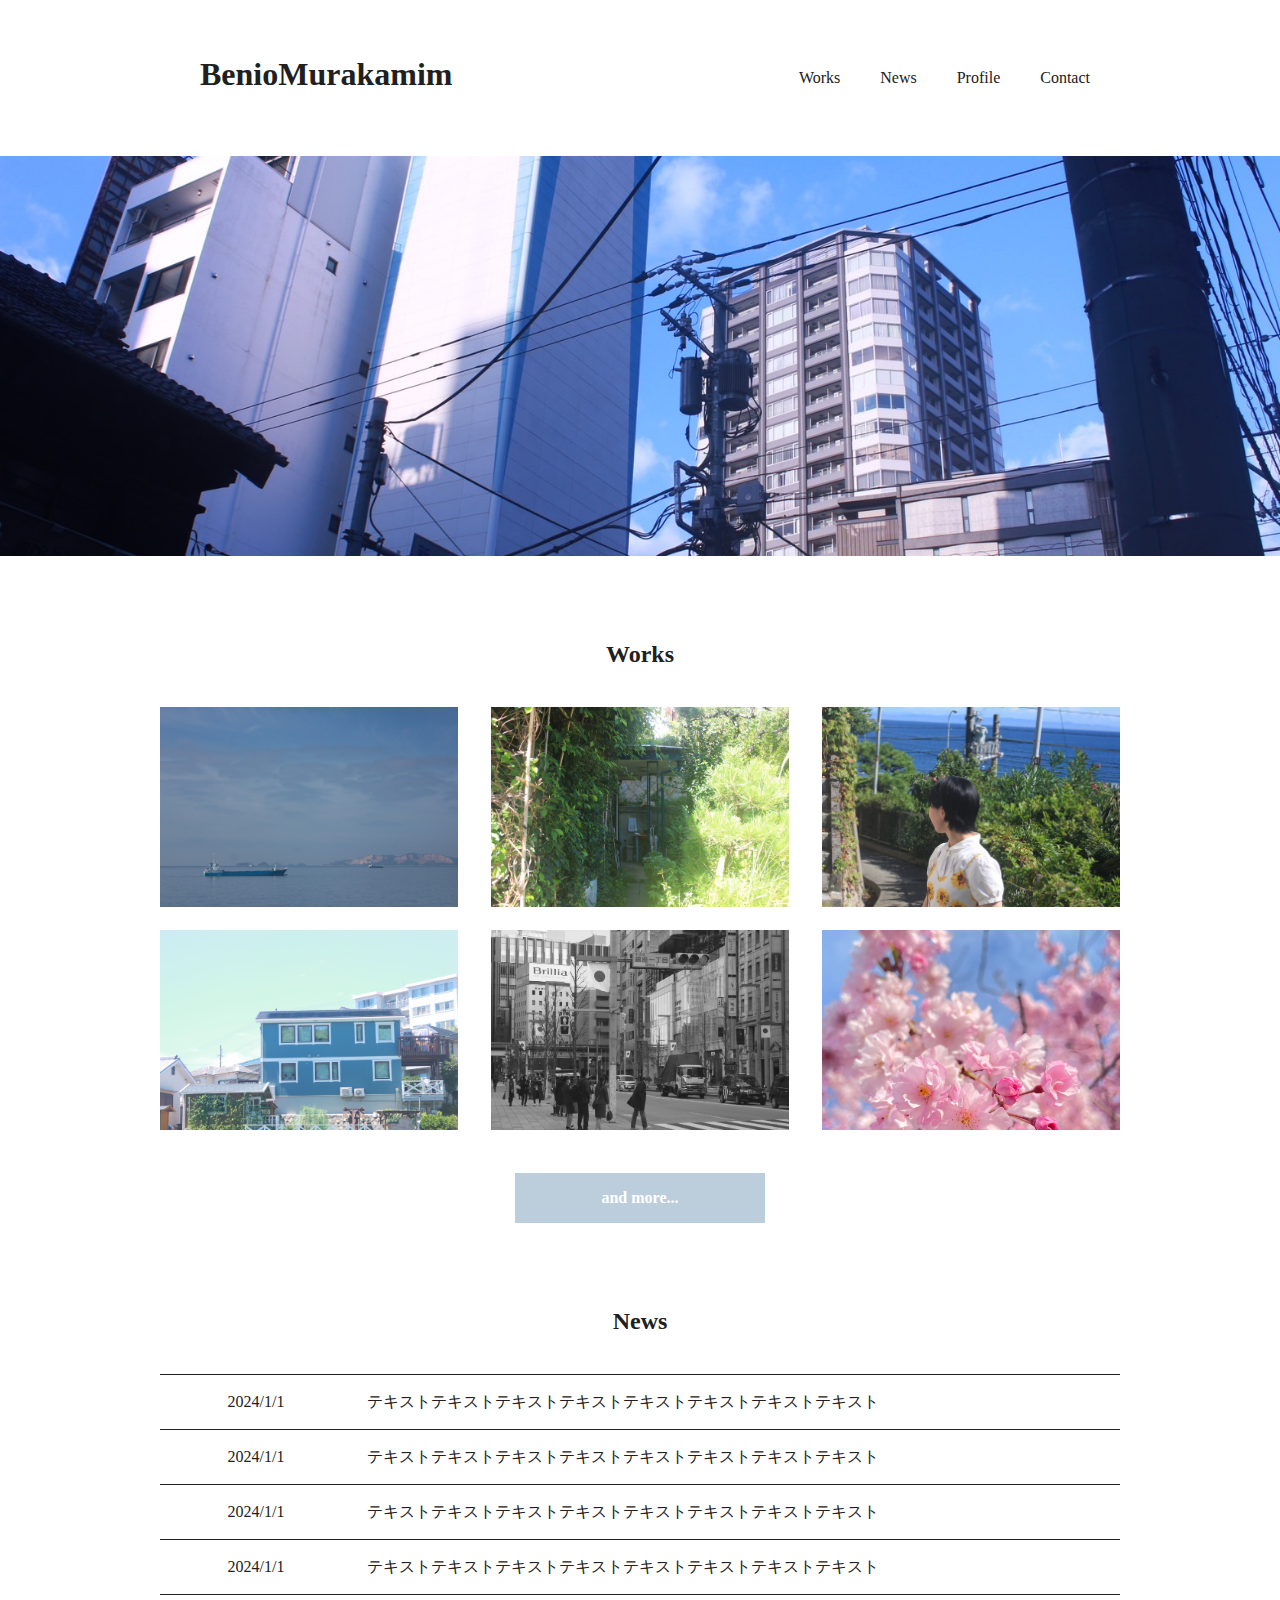
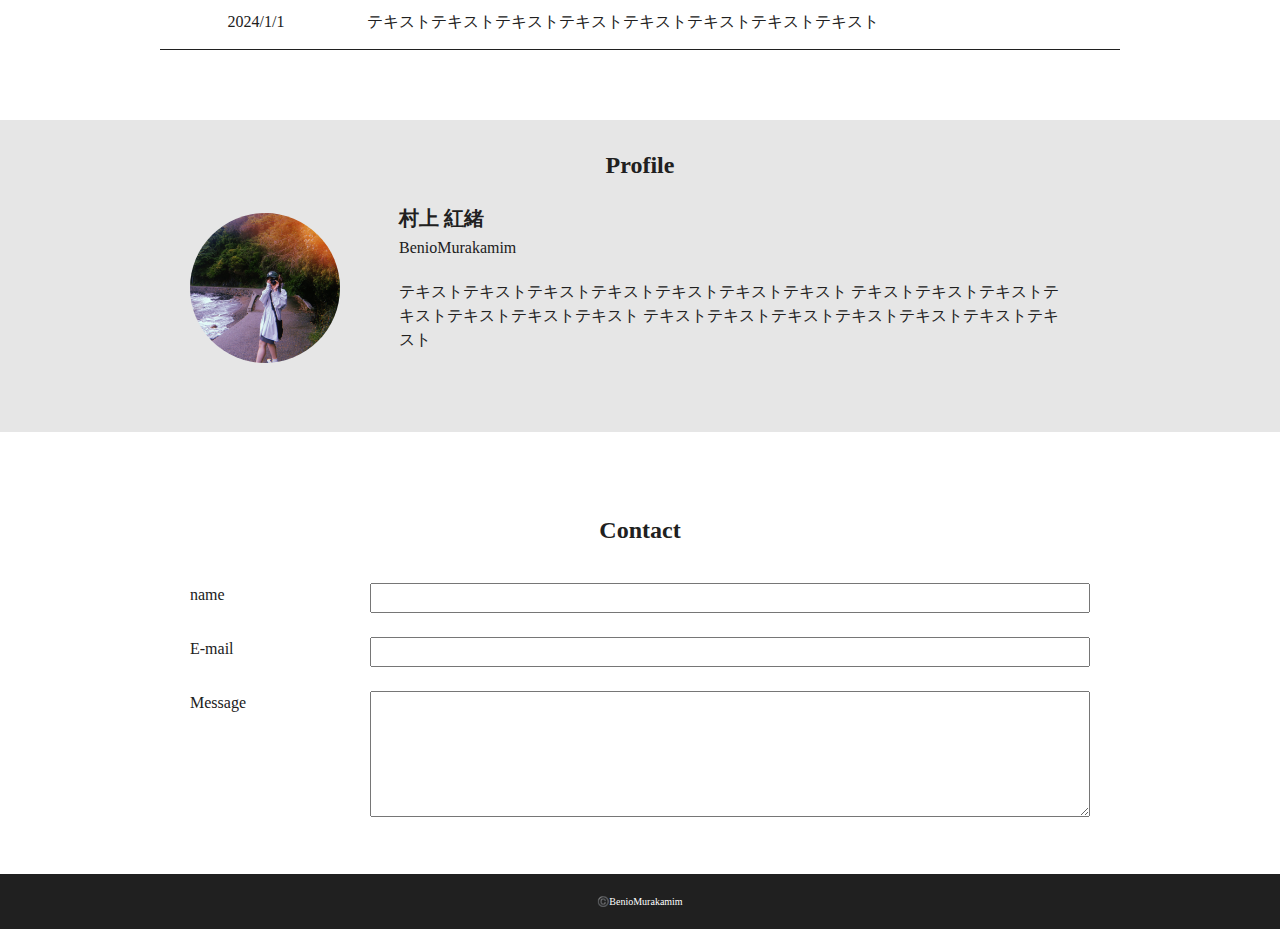
<file: Benio/index.html>
<!DOCTYPE html>
<html lang="en">
<head>
    <meta charset="UTF-8">
    <meta name="viewport" content="width=device-width, initial-scale=1.0">
    <title>Document</title>
    <meta name="sabscription" content="sample">
    <link rel="stylesheet" href="./assets/css/reset.css">
    <link rel="stylesheet" href="./assets/css/style.css">
</head>
<body>
    <header id="header">
        <div id="title"><h1>BenioMurakamim</h1></div>
        <div id="menu">
            <nav class="menunav">
                <ul>
                    <li><a href="#works">Works</a></li>
                    <li><a href="#news">News</a></li>
                    <li><a href="#profile">Profile</a></li>
                    <li><a href="#contact">Contact</a></li>
                </ul>
            </nav>
        </div>
    </header>
<main>
    <div id="mainvisual">
        <picture>
            <source media="(max-width: 600px)" srcset="./assets/image/main01.jpg">
            <img src="./assets/image/main01.jpg" alt="テキストテキストテキスト">  
        </picture>
    </div>

    <section id="works">
        <h2 class="sec-title" id="works">Works</h2>

        <div class="works-box">
            <ul>
                <li><img src="./assets/image/photo09.jpg" alt="01"></li>
                <li><img src="./assets/image/photo02.jpg" alt="02"></li>
                <li><img src="./assets/image/photo03.jpg" alt="03"></li>
                <li><img src="./assets/image/photo04.jpg" alt="04"></li>
                <li><img src="./assets/image/main02.jpg" alt="05"></li>
                <li><img src="./assets/image/photo08.jpg" alt="06"></li>
            </ul>
            <button id="works-button">
                <a href="./photo.html"><h3>and more...</h3></a>
            </button>
        </div>
        
    </section>

    <section id="News">
        <h2 class="sec-title" id="news">News</h2>

        <div class="news-box">
            <dl>
                <dt>2024/1/1</dt>
                <dd>テキストテキストテキストテキストテキストテキストテキストテキスト</dd>
                <dt>2024/1/1</dt>
                <dd>テキストテキストテキストテキストテキストテキストテキストテキスト</dd>
                <dt>2024/1/1</dt>
                <dd>テキストテキストテキストテキストテキストテキストテキストテキスト</dd>
                <dt>2024/1/1</dt>
                <dd>テキストテキストテキストテキストテキストテキストテキストテキスト</dd>
                <dt>2024/1/1</dt>
                <dd>テキストテキストテキストテキストテキストテキストテキストテキスト</dd>
            </dl>
        </div>
    </section>

    <section id="profile">
        <h2 class="prifile-title" id="profilr">Profile</h2>

        <figure class="profile-img">
            <img src="./assets/image/profile.jpg" alt="profile">
            <figcaption>
                    <h2>村上 紅緒</h2>
                    <p>BenioMurakamim</p>
                <p>テキストテキストテキストテキストテキストテキストテキスト
                    テキストテキストテキストテキストテキストテキストテキスト
                    テキストテキストテキストテキストテキストテキストテキスト
                </p>
            </figcaption>
        </figure>
        

    </section>    

    <section id="Contact">
        <h2 class="sec-title" id="contact">Contact</h2>

        <form action="#" method="post" class="formbox">
            <dl id="form">
                <dt><label for="name">name</label></dt>
                <dd><input type="text" id="name" name="name"></dd>
                <dt><label for="email">E-mail</label></dt>
                <dd><input type="email" id="email" name="email"></dd>
                <dt><label for="message">Message</label></dt>
                <dd><textarea name="massage" id="massage" rows="5"></textarea></dd>
            </dl>
        </form>
    </section>


</main>

    <footer>
        <div id="footer">
            <p>©️BenioMurakamim</p>
        </div>
    </footer>





</body>
</html>
</file>
<file: Benio/assets/css/style.css>
@charset "UTF-8";


body{
    color: #202020;
}

a{
    text-decoration: none;
}

img{
    max-width: 100%;
}

li{
    list-style: none;
}

header{
    max-width: 960px;
    display: flex;
    margin: 50px auto;
    justify-content: space-between;
}

#title{
    margin-left: 40px;
}

#title h1{
    color: #202020;
}


#menu{
    text-align: center;
    padding-right: 30px;
}

#header ul{
    display: flex;
    justify-content: space-between;
}

#header ul li{
    margin-left: 40px;
}

#header ul li a{
    color: #202020;
}

#mainvisual img{
    width:100%;
    max-width: 1920px;
    height: 400px;
    object-fit: cover;
}

main{
    text-align: center;
}

.sec-title{
    text-align: center;
    display: block;
    margin: 80px auto 35px;
}

.works-box{
    max-width: 960px;
    margin: 20px auto;
    display: block;
}

.works-box ul{
    margin-bottom: 20px;
    padding-left: 0;
    display: flex;
    flex-wrap: wrap;
    justify-content: space-between;
}

.works-box li{
    margin-bottom: 23px;
    width: 31%;
    position: relative;
    overflow: hidden;
}

.works-box li img {
    width: 100%;
    height: 200px; /* 高さを固定 */
    object-fit: cover;
    object-position: 50% 50%;
}

#works-button{
    width: 250px;
    height: 50px;
    border-style: none;
    background-color: #bccddb;
    margin: 0px auto;
}

#works-button h3{
    font-size: 16px;
    color: #fff;
}

.news-box{
    margin: 20px auto 70px auto;
    max-width: 960px;
}

.news-box dl{
    border-top: solid 1px #202020;
    display: flex;
    flex-wrap: wrap;
}

.news-box dl dt{
    width: 20%;
    padding: 15px 0;
    border-bottom: solid 1px #202020;
}

.news-box dl dd{
    width: 80%;
    padding: 15px;
    border-bottom: solid 1px #202020;
    text-align: left;
}


.prifile-title{
    margin-top: 7px;
    margin-bottom: 20px;
}

#profile{
    background-color: #e6e6e6;
    padding-top: 20px; /* 上部の余白 */
    padding-bottom: 60px; /* 下部の余白 */
}

.profile-img{
        display: flex;
        max-width: 960px;
        margin: 0 auto;
        align-items: center;
    }

.profile-img img {
        width: 150px; /* 画像の幅を指定 */
        height: 150px; /* アスペクト比を維持 */
        margin-left: 30px;
        margin-right: 10px;
        border-radius: 50%;
        object-fit: cover;
        
    }
    
.profile-img figcaption{
    width: 70%;
    margin: auto;
    
}

.profile-img figcaption h2{
    text-align: left;
    margin-bottom: 3px;
    font-size: 20px;
}

.profile-img figcaption p{
    text-align: left;
    margin-bottom: 20px;
}

#form {
    display: flex;
    flex-wrap: wrap;
    max-width: 960px;
    margin: 0 auto;
    padding: 0  30px;
}

#form dt {
    flex: 20%; /* 用語（dt）の幅を30%に固定 */
    margin-bottom: 30px;
    text-align: left;

}

#form dd {
    flex: 80%; /* 説明（dd）の幅を70%に固定 */
}


#form input, #form textarea {
    width: 100%; /* 入力フィールドを横幅いっぱいに広げる */
}

#footer{
    margin-top :50px;
    padding: 20px;
    text-align: center;
    background-color: #202020;
}

#footer p{
    color: #fff;
    font-size: 10px;
    
}

@media screen and (max-width: 600px){
    #header {
    max-width: 100%;
    height: auto;
    flex-direction: column;
    text-align: center;
    }

    #title{
        margin-left: 0px;
    }

    #menu{
        margin: 20px auto;
    }

    #header ul li:first-child {
        margin-left: 0;
    }

    .news-box dl dt{
        width: 100%;
        border-bottom: none;
    }
    
    .news-box dl dd{
        width: 100%;
        border-bottom: solid 1px #202020;
    }

    .profile-img{
        flex-direction: column;
    }

    .profile-img figcaption{
        margin-top: 30px;
        text-align: center;
    }

    #profile .profile-img figcaption h2
    ,#profile .profile-img figcaption p{
        text-align: center;
    }
}
</file>
